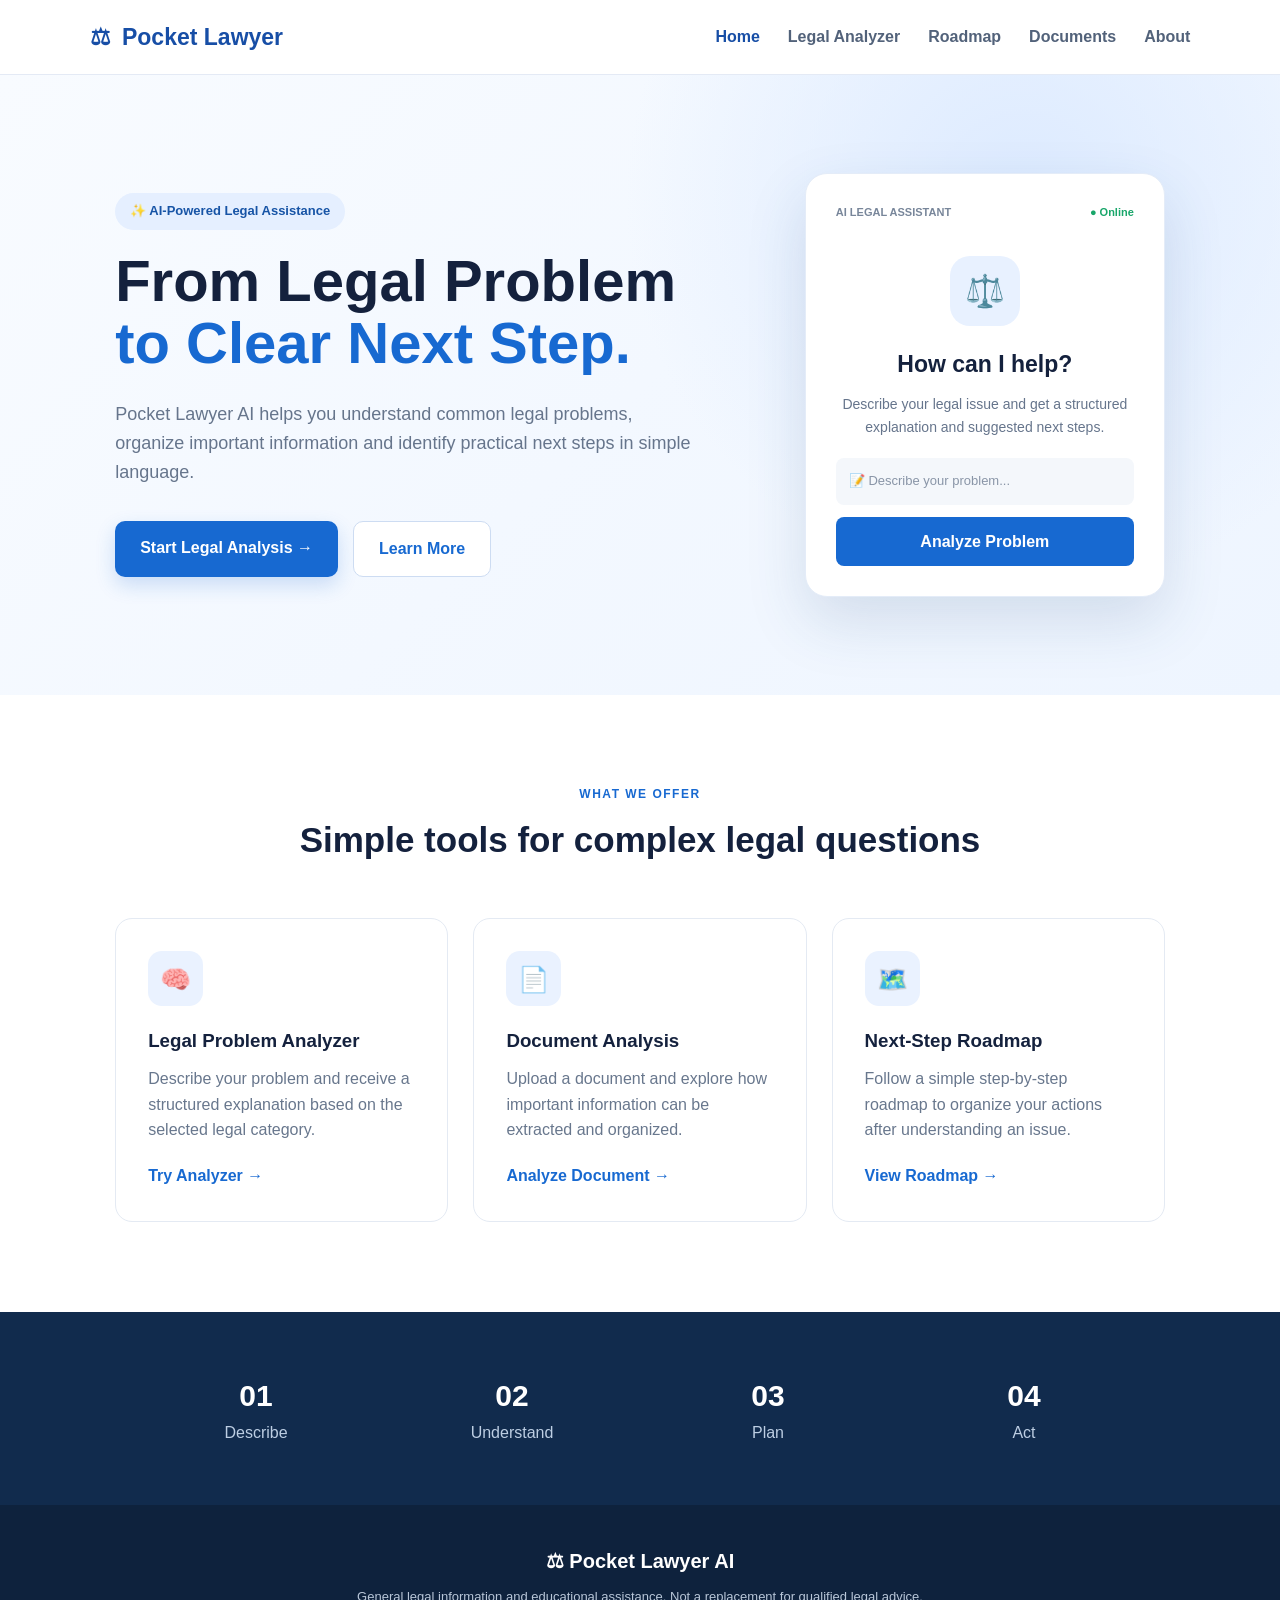
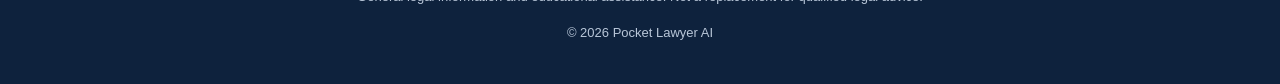
<file: WebContent/index.html>
<!DOCTYPE html>
<html lang="en">
<head>
    <meta charset="UTF-8">
    <meta name="viewport" content="width=device-width, initial-scale=1.0">
    <title>Pocket Lawyer AI | Home</title>
    <link rel="stylesheet" href="style.css">
</head>

<body>

<header>
    <nav class="navbar">
        <div class="logo">
            ⚖ <span>Pocket Lawyer</span>
        </div>

        <div class="nav-links">
            <a href="index.html" class="active">Home</a>
            <a href="analyzer.html">Legal Analyzer</a>
            <a href="roadmap.html">Roadmap</a>
            <a href="documents.html">Documents</a>
            <a href="about.html">About</a>
        </div>
    </nav>
</header>


<section class="hero">

    <div class="hero-content">

        <div class="badge">
            ✨ AI-Powered Legal Assistance
        </div>

        <h1>
            From Legal Problem<br>
            <span>to Clear Next Step.</span>
        </h1>

        <p>
            Pocket Lawyer AI helps you understand common legal problems,
            organize important information and identify practical next steps
            in simple language.
        </p>

        <div class="hero-buttons">
            <a href="analyzer.html" class="primary-btn">
                Start Legal Analysis →
            </a>

            <a href="about.html" class="secondary-btn">
                Learn More
            </a>
        </div>

    </div>

    <div class="hero-card">

        <div class="card-top">
            <span>AI LEGAL ASSISTANT</span>
            <span class="online">● Online</span>
        </div>

        <div class="assistant-icon">⚖️</div>

        <h3>How can I help?</h3>

        <p>
            Describe your legal issue and get a structured
            explanation and suggested next steps.
        </p>

        <div class="mini-input">
            📝 Describe your problem...
        </div>

        <div class="mini-button">
            Analyze Problem
        </div>

    </div>

</section>


<section class="features-section">

    <div class="section-heading">
        <p class="small-title">WHAT WE OFFER</p>
        <h2>Simple tools for complex legal questions</h2>
    </div>

    <div class="feature-grid">

        <div class="feature-card">
            <div class="feature-icon">🧠</div>
            <h3>Legal Problem Analyzer</h3>
            <p>
                Describe your problem and receive a structured
                explanation based on the selected legal category.
            </p>
            <a href="analyzer.html">Try Analyzer →</a>
        </div>

        <div class="feature-card">
            <div class="feature-icon">📄</div>
            <h3>Document Analysis</h3>
            <p>
                Upload a document and explore how important
                information can be extracted and organized.
            </p>
            <a href="documents.html">Analyze Document →</a>
        </div>

        <div class="feature-card">
            <div class="feature-icon">🗺️</div>
            <h3>Next-Step Roadmap</h3>
            <p>
                Follow a simple step-by-step roadmap to organize
                your actions after understanding an issue.
            </p>
            <a href="roadmap.html">View Roadmap →</a>
        </div>

    </div>

</section>


<section class="stats-section">

    <div>
        <strong>01</strong>
        <span>Describe</span>
    </div>

    <div>
        <strong>02</strong>
        <span>Understand</span>
    </div>

    <div>
        <strong>03</strong>
        <span>Plan</span>
    </div>

    <div>
        <strong>04</strong>
        <span>Act</span>
    </div>

</section>


<footer>
    <div class="footer-logo">⚖ Pocket Lawyer AI</div>

    <p>
        General legal information and educational assistance.
        Not a replacement for qualified legal advice.
    </p>

    <p class="copyright">
        © 2026 Pocket Lawyer AI
    </p>
</footer>

</body>
</html>
</file>
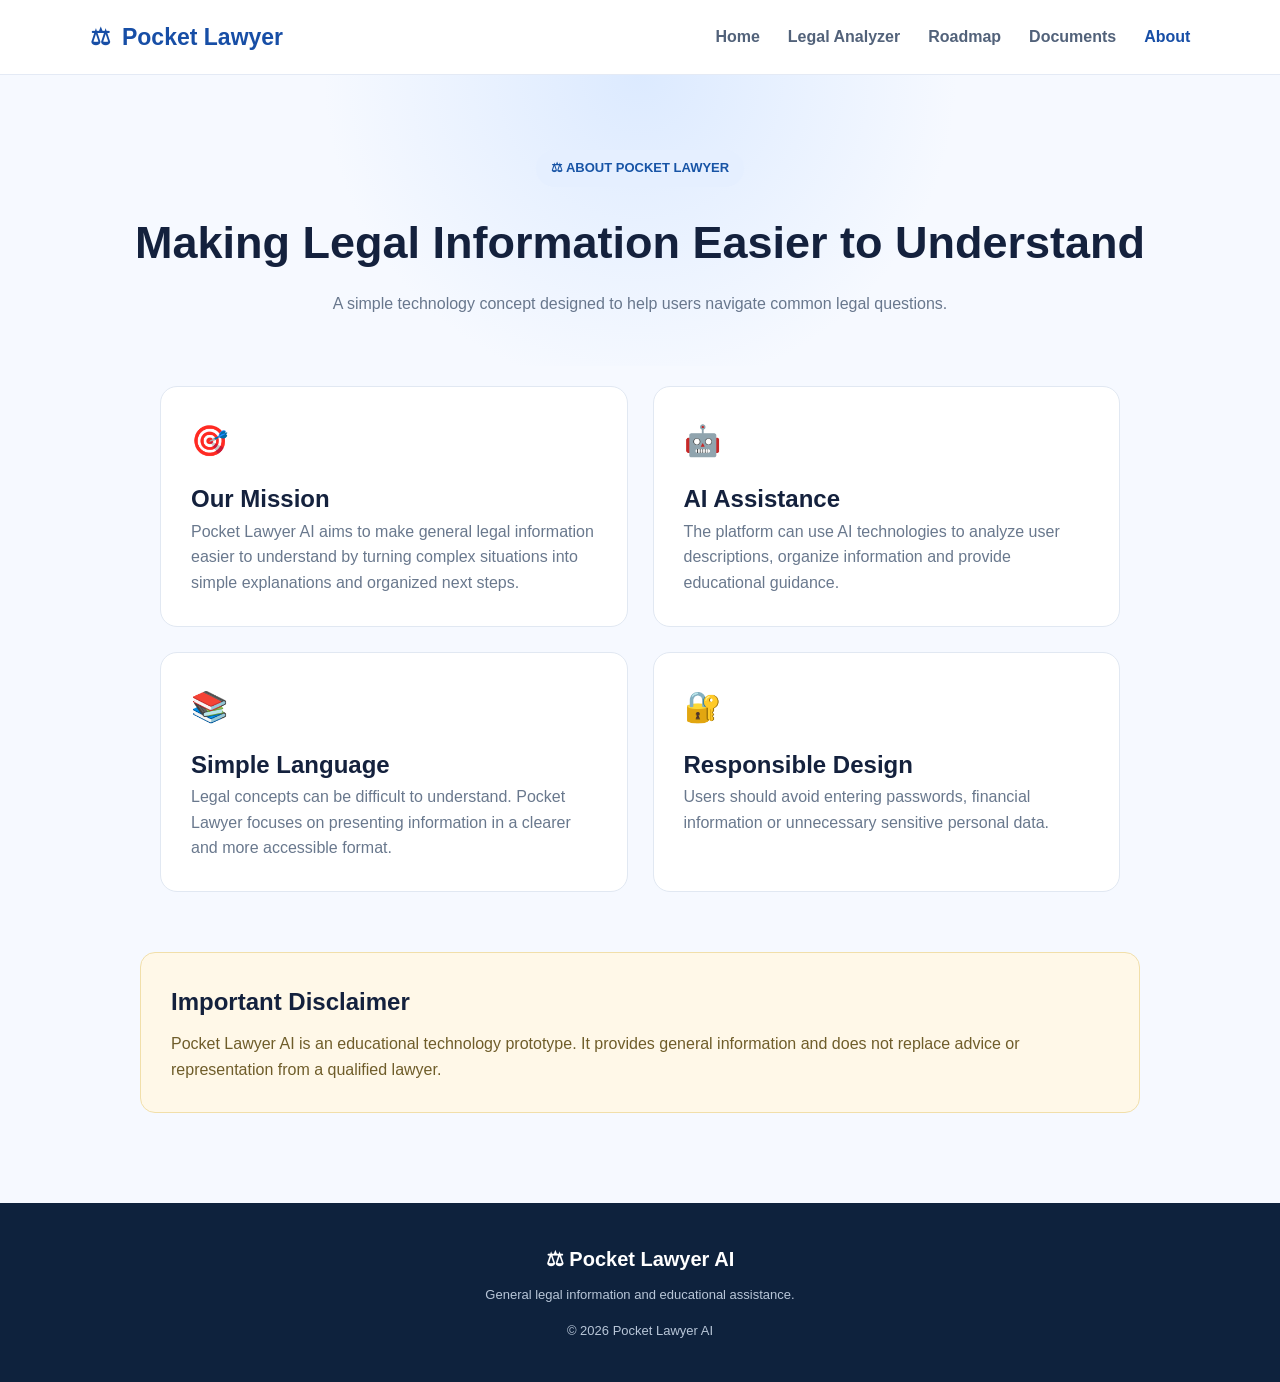
<file: WebContent/about.html>
<!DOCTYPE html>
<html lang="en">

<head>

    <meta charset="UTF-8">

    <meta name="viewport"
          content="width=device-width, initial-scale=1.0">

    <title>About | Pocket Lawyer AI</title>

    <link rel="stylesheet" href="style.css">

</head>


<body>

<header>

    <nav class="navbar">

        <div class="logo">
            ⚖ <span>Pocket Lawyer</span>
        </div>

        <div class="nav-links">

            <a href="index.html">Home</a>

            <a href="analyzer.html">
                Legal Analyzer
            </a>

            <a href="roadmap.html">
                Roadmap
            </a>

            <a href="documents.html">
                Documents
            </a>

            <a href="about.html" class="active">
                About
            </a>

        </div>

    </nav>

</header>


<section class="page-header">

    <div class="badge">⚖ ABOUT POCKET LAWYER</div>

    <h1>Making Legal Information Easier to Understand</h1>

    <p>
        A simple technology concept designed to help users
        navigate common legal questions.
    </p>

</section>


<section class="about-container">

    <div class="about-card">

        <div class="about-icon">🎯</div>

        <h2>Our Mission</h2>

        <p>
            Pocket Lawyer AI aims to make general legal information
            easier to understand by turning complex situations into
            simple explanations and organized next steps.
        </p>

    </div>


    <div class="about-card">

        <div class="about-icon">🤖</div>

        <h2>AI Assistance</h2>

        <p>
            The platform can use AI technologies to analyze user
            descriptions, organize information and provide
            educational guidance.
        </p>

    </div>


    <div class="about-card">

        <div class="about-icon">📚</div>

        <h2>Simple Language</h2>

        <p>
            Legal concepts can be difficult to understand.
            Pocket Lawyer focuses on presenting information
            in a clearer and more accessible format.
        </p>

    </div>


    <div class="about-card">

        <div class="about-icon">🔐</div>

        <h2>Responsible Design</h2>

        <p>
            Users should avoid entering passwords, financial
            information or unnecessary sensitive personal data.
        </p>

    </div>

</section>


<section class="disclaimer-box">

    <h2>Important Disclaimer</h2>

    <p>
        Pocket Lawyer AI is an educational technology prototype.
        It provides general information and does not replace
        advice or representation from a qualified lawyer.
    </p>

</section>


<footer>

    <div class="footer-logo">
        ⚖ Pocket Lawyer AI
    </div>

    <p>
        General legal information and educational assistance.
    </p>

    <p class="copyright">
        © 2026 Pocket Lawyer AI
    </p>

</footer>

</body>

</html>
</file>
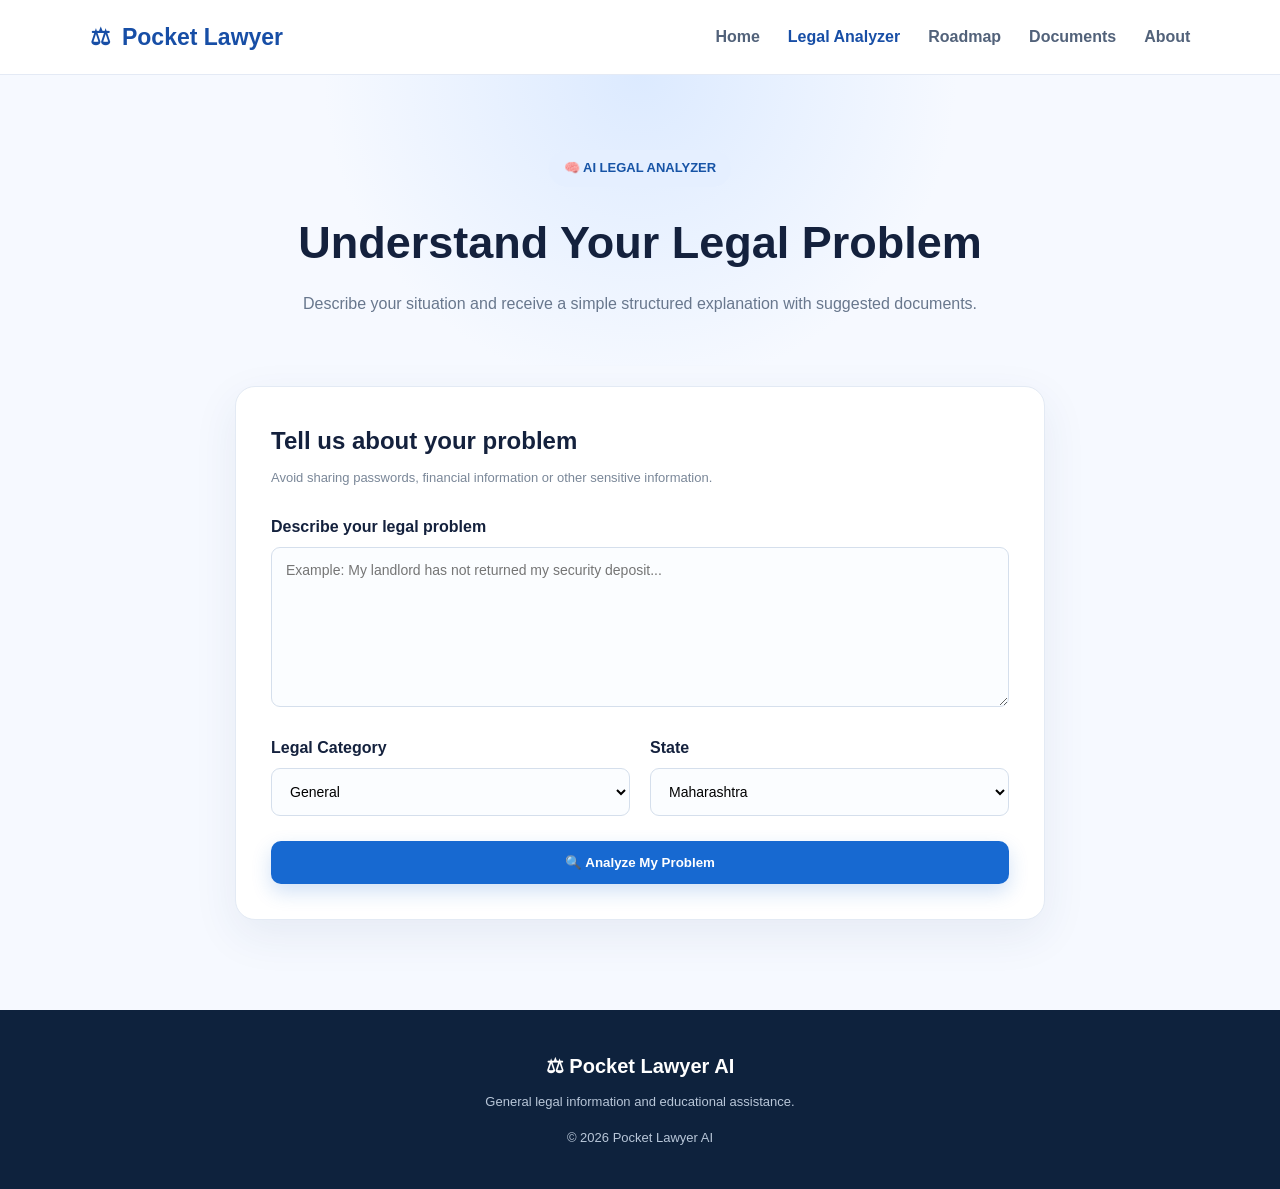
<file: WebContent/analyzer.html>
<!DOCTYPE html>
<html lang="en">
<head>
    <meta charset="UTF-8">
    <meta name="viewport" content="width=device-width, initial-scale=1.0">

    <title>Legal Analyzer | Pocket Lawyer AI</title>

    <link rel="stylesheet" href="style.css">
</head>

<body>

<header>
    <nav class="navbar">

        <div class="logo">
            ⚖ <span>Pocket Lawyer</span>
        </div>

        <div class="nav-links">
            <a href="index.html">Home</a>
            <a href="analyzer.html" class="active">Legal Analyzer</a>
            <a href="roadmap.html">Roadmap</a>
            <a href="documents.html">Documents</a>
            <a href="about.html">About</a>
        </div>

    </nav>
</header>


<section class="page-header">

    <div class="badge">🧠 AI LEGAL ANALYZER</div>

    <h1>Understand Your Legal Problem</h1>

    <p>
        Describe your situation and receive a simple structured
        explanation with suggested documents.
    </p>

</section>


<section class="analyzer-container">

    <div class="analyzer-box">

        <h2>Tell us about your problem</h2>

        <p class="helper-text">
            Avoid sharing passwords, financial information or other sensitive information.
        </p>

        <label>Describe your legal problem</label>

        <textarea
            id="problem"
            placeholder="Example: My landlord has not returned my security deposit..."
        ></textarea>


        <div class="form-grid">

            <div>
                <label>Legal Category</label>

                <select id="category">

                    <option value="General">General</option>
                    <option value="Rental">Rental / Housing</option>
                    <option value="Consumer">Consumer</option>
                    <option value="Employment">Employment</option>
                    <option value="Family">Family</option>
                    <option value="Business">Business</option>
                    <option value="Cyber">Cyber</option>
                    <option value="Education">Education</option>

                </select>
            </div>


            <div>

                <label>State</label>

                <select id="state">

                    <option value="Maharashtra">Maharashtra</option>
                    <option value="Gujarat">Gujarat</option>
                    <option value="Delhi">Delhi</option>
                    <option value="Karnataka">Karnataka</option>
                    <option value="Other">Other</option>

                </select>

            </div>

        </div>


        <button class="primary-btn full-btn" onclick="analyzeProblem()">
            🔍 Analyze My Problem
        </button>

    </div>


    <div id="result" class="result-box" style="display:none;">

        <div class="result-header">

            <div>
                <p class="small-title">ANALYSIS RESULT</p>
                <h2 id="resultCategory">Legal Issue</h2>
            </div>

            <div class="result-check">✓</div>

        </div>


        <div class="result-content">

            <h3>💡 Understanding</h3>

            <p id="resultExplanation"></p>


            <h3>📑 Suggested Documents</h3>

            <ul id="documents"></ul>

        </div>


        <div class="notice">
            ⚠ This result is for general educational information and
            does not replace advice from a qualified lawyer.
        </div>

    </div>

</section>


<footer>

    <div class="footer-logo">⚖ Pocket Lawyer AI</div>

    <p>
        General legal information and educational assistance.
    </p>

    <p class="copyright">© 2026 Pocket Lawyer AI</p>

</footer>


<script src="script.js"></script>

</body>
</html>
</file>
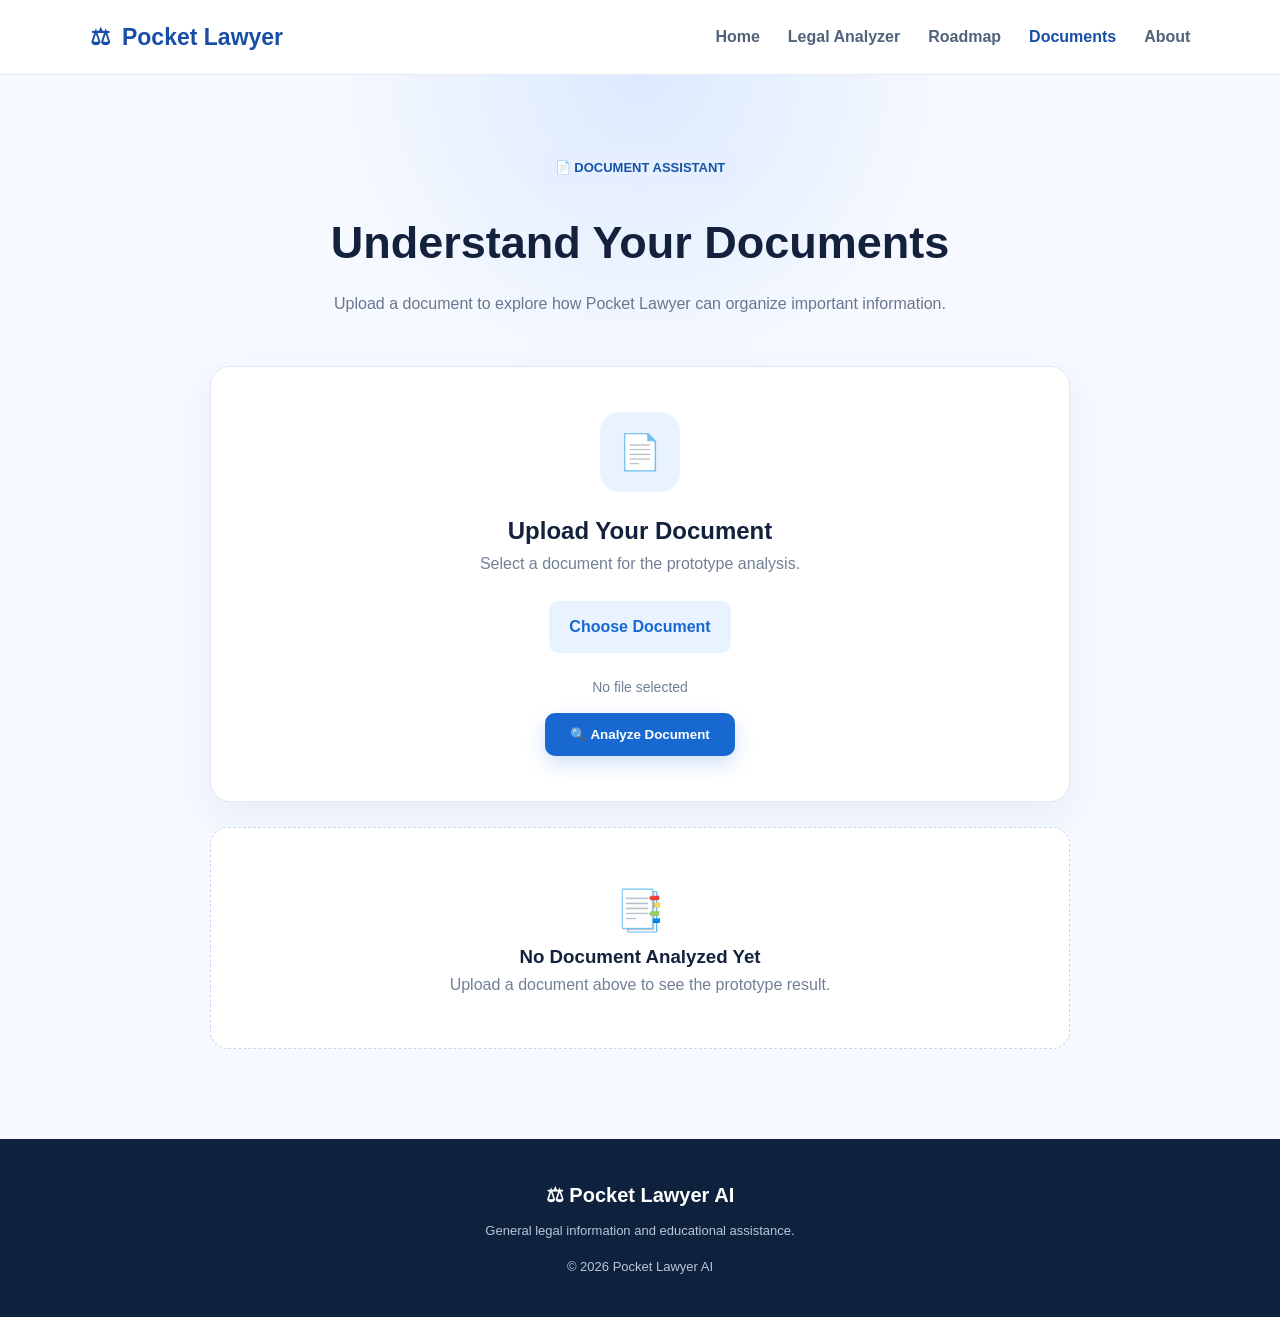
<file: WebContent/documents.html>
<!DOCTYPE html>
<html lang="en">

<head>

    <meta charset="UTF-8">

    <meta name="viewport"
          content="width=device-width, initial-scale=1.0">

    <title>Documents | Pocket Lawyer AI</title>

    <link rel="stylesheet" href="style.css">

</head>


<body>

<header>

    <nav class="navbar">

        <div class="logo">
            ⚖ <span>Pocket Lawyer</span>
        </div>

        <div class="nav-links">

            <a href="index.html">Home</a>

            <a href="analyzer.html">
                Legal Analyzer
            </a>

            <a href="roadmap.html">
                Roadmap
            </a>

            <a href="documents.html" class="active">
                Documents
            </a>

            <a href="about.html">
                About
            </a>

        </div>

    </nav>

</header>


<section class="page-header">

    <div class="badge">📄 DOCUMENT ASSISTANT</div>

    <h1>Understand Your Documents</h1>

    <p>
        Upload a document to explore how Pocket Lawyer can
        organize important information.
    </p>

</section>


<section class="document-container">


    <div class="upload-card">

        <div class="upload-icon">
            📄
        </div>

        <h2>Upload Your Document</h2>

        <p>
            Select a document for the prototype analysis.
        </p>


        <label class="file-label">

            Choose Document

            <input type="file"
                   id="documentFile"
                   accept=".pdf,.txt,.doc,.docx">

        </label>


        <p id="fileName" class="file-name">
            No file selected
        </p>


        <button class="primary-btn"
                onclick="analyzeDocument()">

            🔍 Analyze Document

        </button>

    </div>


    <div id="documentResult"
         class="document-result">

        <div class="empty-document">

            <div>📑</div>

            <h3>No Document Analyzed Yet</h3>

            <p>
                Upload a document above to see the prototype result.
            </p>

        </div>

    </div>


</section>


<footer>

    <div class="footer-logo">
        ⚖ Pocket Lawyer AI
    </div>

    <p>
        General legal information and educational assistance.
    </p>

    <p class="copyright">
        © 2026 Pocket Lawyer AI
    </p>

</footer>


<script src="script.js"></script>

</body>

</html>
</file>
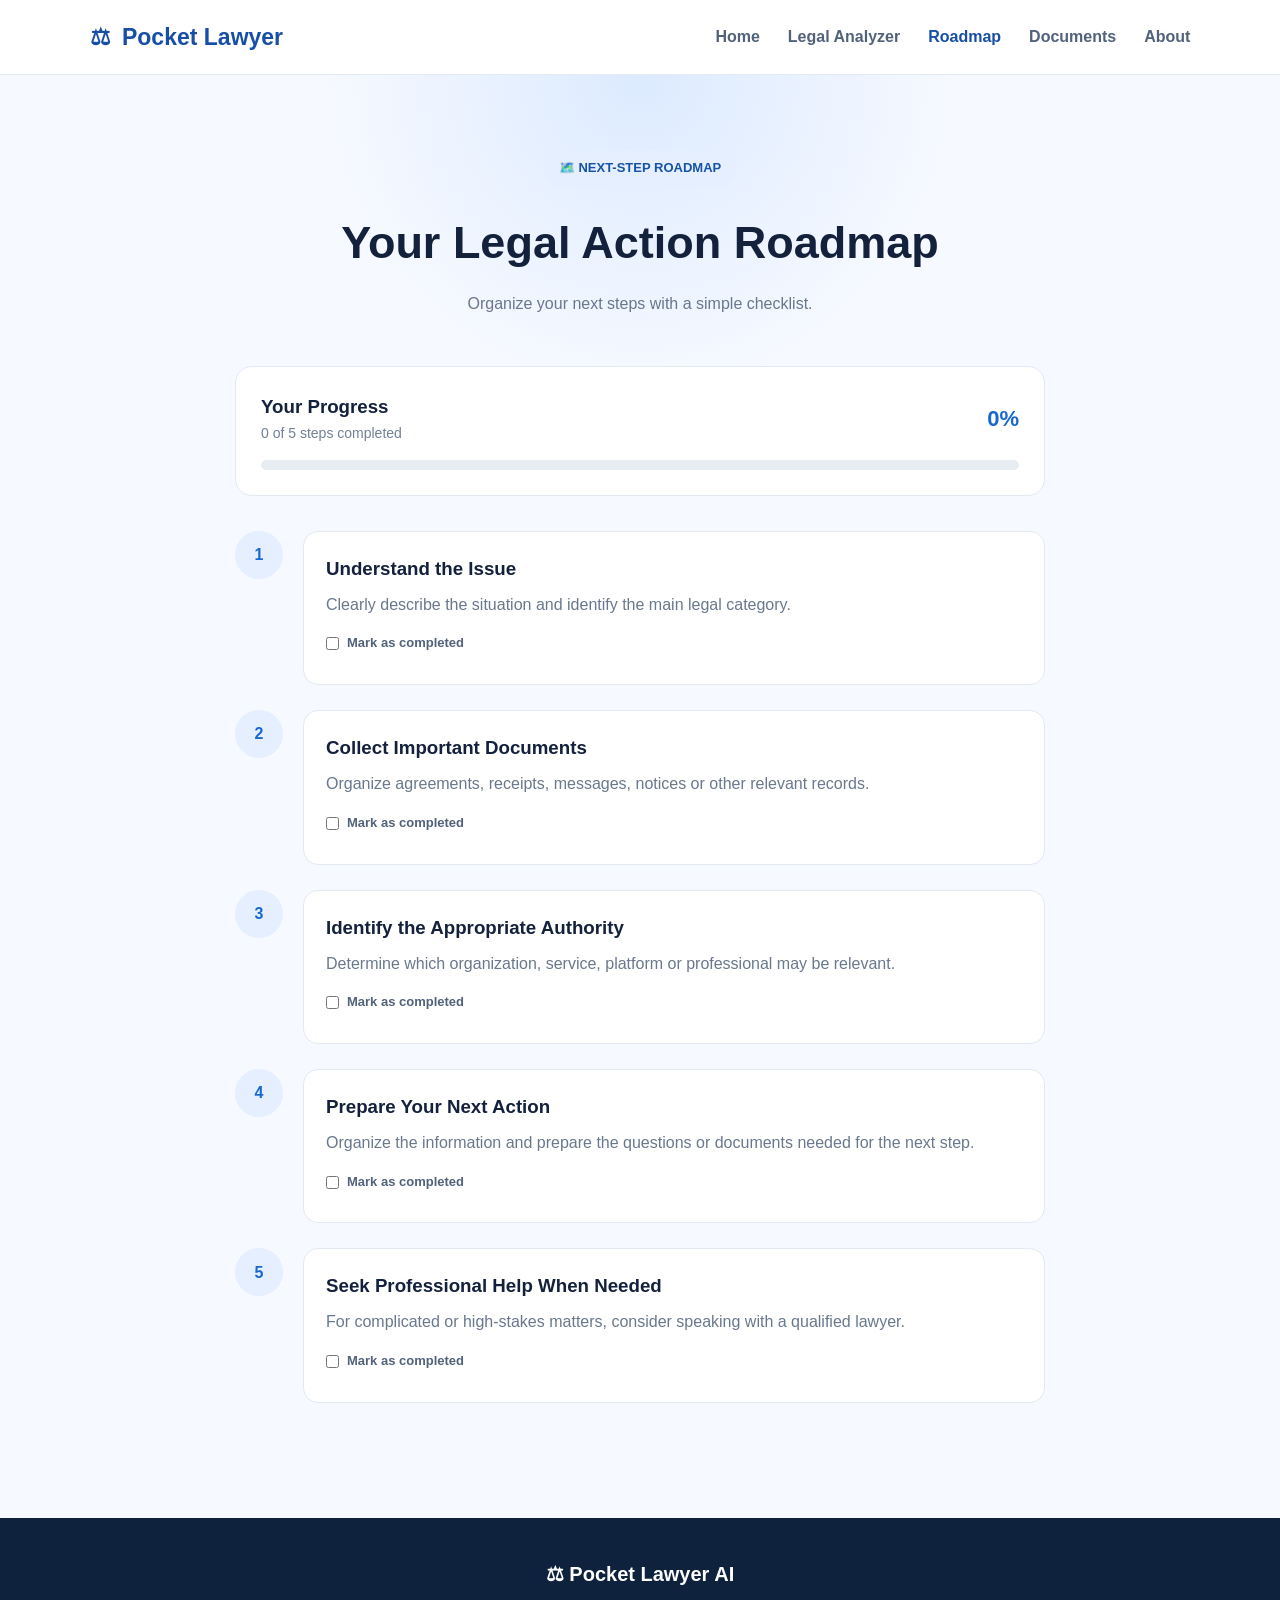
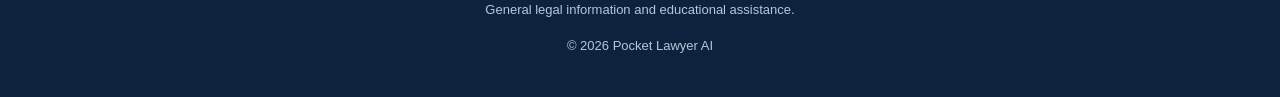
<file: WebContent/roadmap.html>
<!DOCTYPE html>
<html lang="en">

<head>

    <meta charset="UTF-8">

    <meta name="viewport"
          content="width=device-width, initial-scale=1.0">

    <title>Legal Roadmap | Pocket Lawyer AI</title>

    <link rel="stylesheet" href="style.css">

</head>


<body>

<header>

    <nav class="navbar">

        <div class="logo">
            ⚖ <span>Pocket Lawyer</span>
        </div>

        <div class="nav-links">

            <a href="index.html">Home</a>

            <a href="analyzer.html">Legal Analyzer</a>

            <a href="roadmap.html" class="active">
                Roadmap
            </a>

            <a href="documents.html">
                Documents
            </a>

            <a href="about.html">
                About
            </a>

        </div>

    </nav>

</header>


<section class="page-header">

    <div class="badge">🗺️ NEXT-STEP ROADMAP</div>

    <h1>Your Legal Action Roadmap</h1>

    <p>
        Organize your next steps with a simple checklist.
    </p>

</section>


<section class="roadmap-container">

    <div class="progress-card">

        <div class="progress-top">

            <div>
                <h3>Your Progress</h3>
                <p id="progressText">0 of 5 steps completed</p>
            </div>

            <strong id="progressPercent">0%</strong>

        </div>

        <div class="progress-bar">
            <div id="progressFill"></div>
        </div>

    </div>


    <div class="timeline">


        <div class="timeline-item">

            <div class="timeline-number">1</div>

            <div class="timeline-content">

                <h3>Understand the Issue</h3>

                <p>
                    Clearly describe the situation and identify
                    the main legal category.
                </p>

                <label class="check-item">

                    <input type="checkbox"
                           class="roadmap-check">

                    Mark as completed

                </label>

            </div>

        </div>


        <div class="timeline-item">

            <div class="timeline-number">2</div>

            <div class="timeline-content">

                <h3>Collect Important Documents</h3>

                <p>
                    Organize agreements, receipts, messages,
                    notices or other relevant records.
                </p>

                <label class="check-item">

                    <input type="checkbox"
                           class="roadmap-check">

                    Mark as completed

                </label>

            </div>

        </div>


        <div class="timeline-item">

            <div class="timeline-number">3</div>

            <div class="timeline-content">

                <h3>Identify the Appropriate Authority</h3>

                <p>
                    Determine which organization, service,
                    platform or professional may be relevant.
                </p>

                <label class="check-item">

                    <input type="checkbox"
                           class="roadmap-check">

                    Mark as completed

                </label>

            </div>

        </div>


        <div class="timeline-item">

            <div class="timeline-number">4</div>

            <div class="timeline-content">

                <h3>Prepare Your Next Action</h3>

                <p>
                    Organize the information and prepare the
                    questions or documents needed for the next step.
                </p>

                <label class="check-item">

                    <input type="checkbox"
                           class="roadmap-check">

                    Mark as completed

                </label>

            </div>

        </div>


        <div class="timeline-item">

            <div class="timeline-number">5</div>

            <div class="timeline-content">

                <h3>Seek Professional Help When Needed</h3>

                <p>
                    For complicated or high-stakes matters,
                    consider speaking with a qualified lawyer.
                </p>

                <label class="check-item">

                    <input type="checkbox"
                           class="roadmap-check">

                    Mark as completed

                </label>

            </div>

        </div>


    </div>

</section>


<footer>

    <div class="footer-logo">⚖ Pocket Lawyer AI</div>

    <p>General legal information and educational assistance.</p>

    <p class="copyright">© 2026 Pocket Lawyer AI</p>

</footer>


<script src="script.js"></script>

</body>

</html>
</file>
<file: WebContent/style.css>
* {
    margin: 0;
    padding: 0;
    box-sizing: border-box;
}

html {
    scroll-behavior: smooth;
}

body {
    font-family: Arial, Helvetica, sans-serif;
    background: #f6f9ff;
    color: #14213d;
    line-height: 1.6;
}


/* NAVBAR */

.navbar {
    height: 75px;
    display: flex;
    align-items: center;
    justify-content: space-between;

    padding: 0 7%;

    background: rgba(255,255,255,0.95);

    border-bottom: 1px solid #e4eaf5;

    position: sticky;
    top: 0;
    z-index: 1000;
}

.logo {
    font-size: 23px;
    font-weight: bold;
    color: #174ea6;
}

.logo span {
    margin-left: 5px;
}

.nav-links {
    display: flex;
    gap: 28px;
}

.nav-links a {
    text-decoration: none;
    color: #52627a;
    font-weight: 600;
    transition: 0.3s;
}

.nav-links a:hover,
.nav-links a.active {
    color: #174ea6;
}


/* HERO */

.hero {
    min-height: 620px;

    display: flex;
    align-items: center;
    justify-content: space-between;

    gap: 60px;

    padding: 80px 9%;

    background:
        radial-gradient(circle at 80% 20%, #dceaff, transparent 35%),
        linear-gradient(135deg, #f8fbff, #eef5ff);
}

.hero-content {
    max-width: 650px;
}

.badge {
    display: inline-block;

    padding: 8px 15px;

    background: #e5efff;

    color: #1754a6;

    border-radius: 30px;

    font-size: 13px;

    font-weight: bold;

    margin-bottom: 20px;
}

.hero h1 {
    font-size: 58px;
    line-height: 1.08;
    margin-bottom: 25px;
}

.hero h1 span {
    color: #1769d1;
}

.hero p {
    color: #66758c;
    font-size: 18px;
    max-width: 590px;
    margin-bottom: 35px;
}

.hero-buttons {
    display: flex;
    gap: 15px;
}

.primary-btn,
.secondary-btn {
    border: none;
    padding: 14px 25px;
    border-radius: 10px;
    font-weight: bold;
    text-decoration: none;
    cursor: pointer;
    display: inline-block;
}

.primary-btn {
    background: #1769d1;
    color: white;
    box-shadow: 0 8px 20px rgba(23,105,209,0.2);
}

.primary-btn:hover {
    background: #0e55b3;
    transform: translateY(-2px);
}

.secondary-btn {
    background: white;
    color: #1769d1;
    border: 1px solid #cddcf2;
}


/* HERO CARD */

.hero-card {
    width: 360px;

    background: white;

    padding: 30px;

    border-radius: 22px;

    box-shadow: 0 25px 60px rgba(40,80,130,0.15);

    border: 1px solid #e4ecf8;
}

.card-top {
    display: flex;
    justify-content: space-between;

    font-size: 11px;
    font-weight: bold;
    color: #78869a;
}

.online {
    color: #19a66a;
}

.assistant-icon {
    width: 70px;
    height: 70px;

    display: flex;
    align-items: center;
    justify-content: center;

    margin: 35px auto 20px;

    background: #e8f1ff;

    border-radius: 20px;

    font-size: 32px;
}

.hero-card h3 {
    text-align: center;
    font-size: 23px;
}

.hero-card p {
    text-align: center;
    font-size: 14px;
    margin: 10px 0 20px;
}

.mini-input {
    background: #f4f7fb;
    padding: 13px;
    border-radius: 8px;
    color: #8995a7;
    font-size: 13px;
}

.mini-button {
    margin-top: 12px;
    background: #1769d1;
    color: white;
    text-align: center;
    padding: 12px;
    border-radius: 8px;
    font-weight: bold;
}


/* FEATURES */

.features-section {
    padding: 90px 9%;
    background: white;
}

.section-heading {
    text-align: center;
    margin-bottom: 50px;
}

.small-title {
    color: #1769d1;
    font-size: 12px;
    font-weight: bold;
    letter-spacing: 1.5px;
}

.section-heading h2 {
    font-size: 35px;
    margin-top: 8px;
}

.feature-grid {
    display: grid;
    grid-template-columns: repeat(3, 1fr);
    gap: 25px;
}

.feature-card {
    padding: 32px;

    border: 1px solid #e4eaf3;

    border-radius: 17px;

    background: white;

    transition: 0.3s;
}

.feature-card:hover {
    transform: translateY(-7px);
    box-shadow: 0 15px 40px rgba(50,80,120,0.1);
}

.feature-icon {
    width: 55px;
    height: 55px;

    display: flex;
    align-items: center;
    justify-content: center;

    background: #eaf2ff;

    border-radius: 14px;

    font-size: 25px;

    margin-bottom: 20px;
}

.feature-card h3 {
    margin-bottom: 10px;
}

.feature-card p {
    color: #68778d;
    margin-bottom: 20px;
}

.feature-card a {
    color: #1769d1;
    text-decoration: none;
    font-weight: bold;
}


/* STATS */

.stats-section {
    padding: 60px 10%;

    display: grid;

    grid-template-columns: repeat(4,1fr);

    background: #112b4d;

    color: white;

    text-align: center;
}

.stats-section strong {
    display: block;
    font-size: 30px;
}

.stats-section span {
    color: #bdcee3;
}


/* PAGE HEADER */

.page-header {
    text-align: center;

    padding: 75px 20px 50px;

    background:
        radial-gradient(circle at 50% 0%, #dceaff, transparent 45%);
}

.page-header h1 {
    font-size: 45px;
    margin-bottom: 12px;
}

.page-header p {
    color: #68778d;
}


/* ANALYZER */

.analyzer-container {
    max-width: 850px;
    margin: 20px auto 90px;
    padding: 0 20px;
}

.analyzer-box,
.result-box {
    background: white;
    padding: 35px;
    border-radius: 20px;
    box-shadow: 0 15px 45px rgba(40,70,110,0.08);
    border: 1px solid #e3eaf4;
}

.analyzer-box h2 {
    margin-bottom: 7px;
}

.helper-text {
    color: #7a8798;
    font-size: 13px;
    margin-bottom: 25px;
}

label {
    display: block;
    font-weight: bold;
    margin-bottom: 8px;
}

textarea,
select {
    width: 100%;

    padding: 14px;

    border: 1px solid #d5dfec;

    border-radius: 9px;

    font-family: inherit;

    font-size: 14px;

    background: #fbfdff;

    outline: none;
}

textarea {
    min-height: 160px;
    resize: vertical;
    margin-bottom: 20px;
}

textarea:focus,
select:focus {
    border-color: #1769d1;
}

.form-grid {
    display: grid;
    grid-template-columns: 1fr 1fr;
    gap: 20px;
    margin-bottom: 25px;
}

.full-btn {
    width: 100%;
}


/* RESULT */

.result-box {
    margin-top: 25px;
    border-left: 5px solid #1769d1;
}

.result-header {
    display: flex;
    justify-content: space-between;
    align-items: center;
}

.result-check {
    width: 45px;
    height: 45px;
    border-radius: 50%;
    background: #e5f8ee;
    color: #14965e;
    display: flex;
    justify-content: center;
    align-items: center;
    font-weight: bold;
}

.result-content {
    margin-top: 25px;
}

.result-content h3 {
    margin-top: 20px;
    margin-bottom: 8px;
}

.result-content p {
    color: #5f6f84;
}

.result-content ul {
    padding-left: 20px;
    color: #5f6f84;
}

.notice {
    margin-top: 25px;
    background: #fff8e6;
    color: #775d18;
    padding: 15px;
    border-radius: 9px;
    font-size: 13px;
}


/* ROADMAP */

.roadmap-container {
    max-width: 850px;
    margin: auto;
    padding: 0 20px 90px;
}

.progress-card {
    background: white;
    padding: 25px;
    border-radius: 17px;
    border: 1px solid #e2e9f3;
    margin-bottom: 35px;
}

.progress-top {
    display: flex;
    justify-content: space-between;
    align-items: center;
}

.progress-top p {
    color: #718096;
    font-size: 14px;
}

.progress-top strong {
    color: #1769d1;
    font-size: 22px;
}

.progress-bar {
    height: 10px;
    background: #e8edf4;
    border-radius: 10px;
    margin-top: 15px;
    overflow: hidden;
}

#progressFill {
    height: 100%;
    width: 0%;
    background: #1769d1;
    transition: 0.4s;
}

.timeline {
    position: relative;
}

.timeline-item {
    display: flex;
    gap: 20px;
    margin-bottom: 25px;
}

.timeline-number {
    min-width: 48px;
    height: 48px;

    border-radius: 50%;

    background: #e5efff;

    color: #1769d1;

    display: flex;

    justify-content: center;

    align-items: center;

    font-weight: bold;
}

.timeline-content {
    background: white;
    padding: 22px;
    border-radius: 15px;
    border: 1px solid #e2e9f3;
    flex: 1;
}

.timeline-content p {
    color: #69788d;
    margin: 8px 0 15px;
}

.check-item {
    display: inline-flex;
    align-items: center;
    gap: 8px;
    font-size: 13px;
    color: #52627a;
    cursor: pointer;
}

.check-item input {
    accent-color: #1769d1;
}


/* DOCUMENTS */

.document-container {
    max-width: 900px;
    margin: auto;
    padding: 0 20px 90px;
}

.upload-card {
    background: white;
    padding: 45px;
    text-align: center;
    border-radius: 20px;
    border: 1px solid #e1e8f2;
    box-shadow: 0 15px 40px rgba(40,70,110,0.07);
}

.upload-icon {
    width: 80px;
    height: 80px;

    margin: auto auto 20px;

    display: flex;
    align-items: center;
    justify-content: center;

    background: #e9f2ff;

    border-radius: 20px;

    font-size: 35px;
}

.upload-card p {
    color: #718096;
}

.file-label {
    display: inline-block;

    margin-top: 25px;

    background: #e9f2ff;

    color: #1769d1;

    padding: 13px 20px;

    border-radius: 9px;

    cursor: pointer;
}

.file-label input {
    display: none;
}

.file-name {
    margin: 15px 0;
    font-size: 14px;
}

.document-result {
    margin-top: 25px;
}

.empty-document {
    background: white;
    border: 1px dashed #cbd7e6;
    padding: 50px;
    border-radius: 18px;
    text-align: center;
}

.empty-document div {
    font-size: 40px;
}

.empty-document p {
    color: #718096;
}


/* ABOUT */

.about-container {
    max-width: 1000px;
    margin: auto;
    padding: 20px 20px 60px;

    display: grid;

    grid-template-columns: 1fr 1fr;

    gap: 25px;
}

.about-card {
    background: white;
    padding: 30px;
    border: 1px solid #e1e8f2;
    border-radius: 17px;
}

.about-icon {
    font-size: 30px;
    margin-bottom: 15px;
}

.about-card p {
    color: #69788d;
}

.disclaimer-box {
    max-width: 1000px;
    margin: 0 auto 90px;

    padding: 30px;

    background: #fff8e8;

    border-radius: 15px;

    border: 1px solid #f1dfaa;
}

.disclaimer-box h2 {
    margin-bottom: 10px;
}

.disclaimer-box p {
    color: #6f5d2a;
}


/* FOOTER */

footer {
    background: #0e223d;
    color: white;
    text-align: center;
    padding: 40px 20px;
}

.footer-logo {
    font-size: 20px;
    font-weight: bold;
    margin-bottom: 10px;
}

footer p {
    color: #b8c6d8;
    font-size: 13px;
}

.copyright {
    margin-top: 15px;
}


/* MOBILE */

@media (max-width: 800px) {

    .navbar {
        height: auto;
        padding: 18px 5%;
        flex-direction: column;
        gap: 15px;
    }

    .nav-links {
        flex-wrap: wrap;
        justify-content: center;
        gap: 15px;
    }

    .hero {
        flex-direction: column;
        padding: 60px 7%;
        text-align: center;
    }

    .hero h1 {
        font-size: 40px;
    }

    .hero-buttons {
        justify-content: center;
    }

    .hero-card {
        width: 100%;
        max-width: 380px;
    }

    .feature-grid {
        grid-template-columns: 1fr;
    }

    .stats-section {
        grid-template-columns: 1fr 1fr;
        gap: 30px;
    }

    .form-grid {
        grid-template-columns: 1fr;
    }

    .about-container {
        grid-template-columns: 1fr;
    }

    .page-header h1 {
        font-size: 35px;
    }
}
</file>
